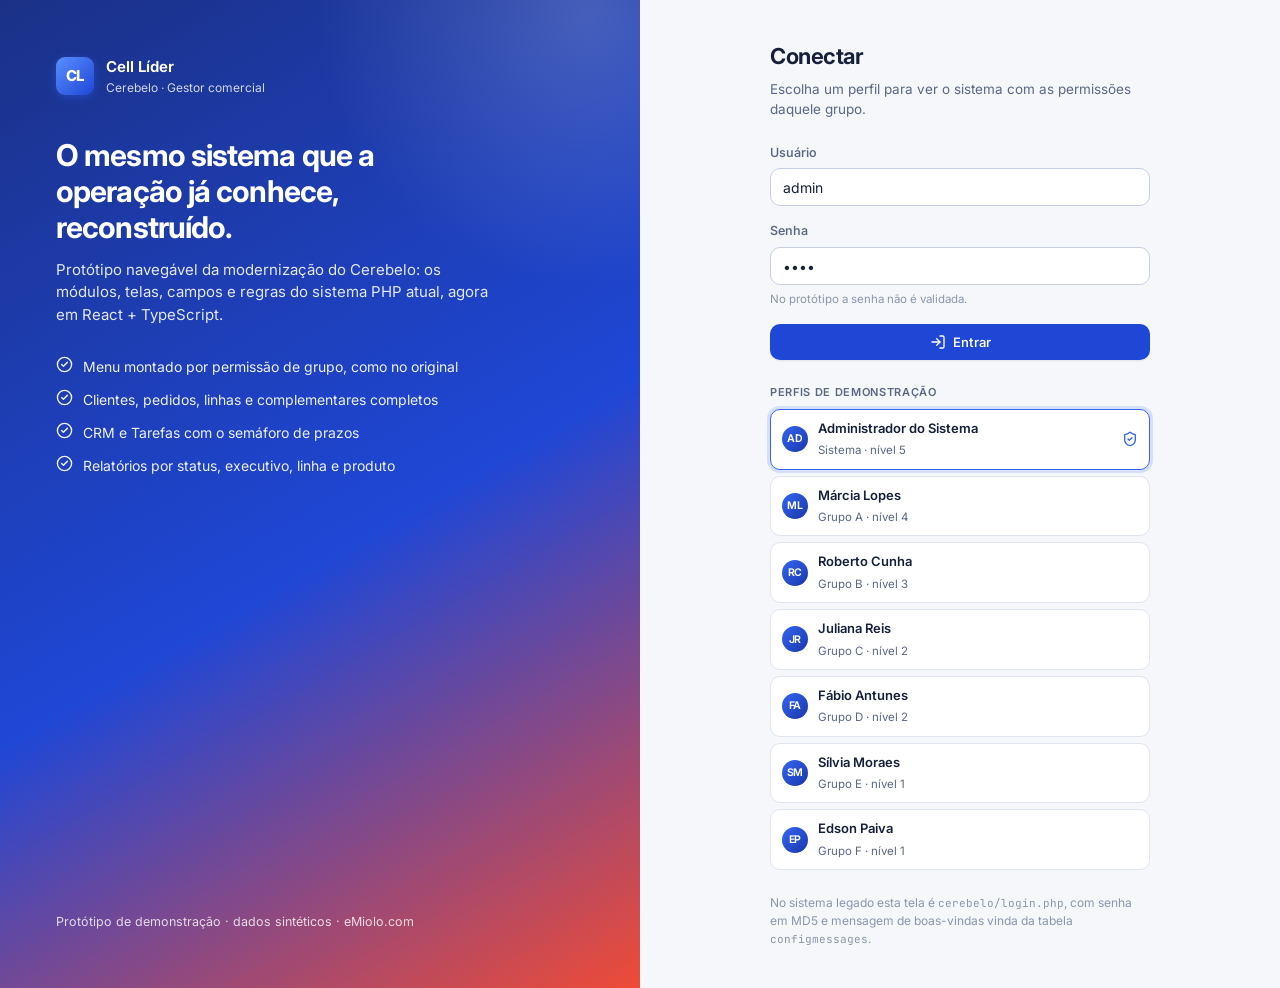
<file: index.html>
<!doctype html>
<html lang="pt-BR">
  <head>
    <meta charset="UTF-8" />
    <link rel="icon" type="image/svg+xml" href="./favicon.svg" />
    <meta name="viewport" content="width=device-width, initial-scale=1.0" />
    <meta name="robots" content="noindex, nofollow" />
    <meta name="description" content="Protótipo navegável da modernização do sistema Cerebelo — Cell Líder." />
    <title>Cell Líder · Cerebelo</title>
    <script type="module" crossorigin src="./assets/index-DKiUN_gI.js"></script>
    <link rel="stylesheet" crossorigin href="./assets/index-B6i9reEL.css">
  </head>
  <body>
    <div id="root"></div>
  </body>
</html>
</file>
<file: assets/index-B6i9reEL.css>
@import "https://fonts.googleapis.com/css2?family=Inter:wght@400;500;600;700&family=JetBrains+Mono:wght@400;500&display=swap";:root{--brand-50:#eef4ff;--brand-100:#d9e6ff;--brand-200:#bcd3ff;--brand-300:#8eb6ff;--brand-400:#598eff;--brand-500:#3366f2;--brand-600:#1f47d6;--brand-700:#1a37ab;--brand-800:#1b3187;--brand-900:#1c2e6b;--accent-400:#f97362;--accent-500:#ef4b36;--accent-600:#d6331f;--bg:#f5f7fb;--bg-elevated:#fff;--bg-sunken:#eceff6;--bg-hover:#f2f5fa;--surface-nav:#101a33;--surface-nav-hover:#1b2947;--surface-nav-active:#24365e;--border:#dfe4ee;--border-strong:#c6cee0;--text:#16203a;--text-muted:#5b6784;--text-subtle:#8b96ad;--text-invert:#fff;--text-nav:#b4c0dd;--ok-bg:#e6f7ee;--ok-fg:#0f7a45;--ok-bd:#b5e6cd;--warn-bg:#fff6e0;--warn-fg:#9a6400;--warn-bd:#f6dfa8;--danger-bg:#ffecec;--danger-fg:#b32020;--danger-bd:#f6c3c3;--info-bg:#e9f0ff;--info-fg:#1f47d6;--info-bd:#c3d5fb;--neutral-bg:#eef0f5;--neutral-fg:#55607a;--neutral-bd:#d9dee9;--r-sm:6px;--r-md:10px;--r-lg:14px;--r-xl:20px;--r-full:999px;--shadow-sm:0 1px 2px #101a330f, 0 1px 3px #101a330a;--shadow-md:0 4px 12px #101a3314, 0 2px 4px #101a330a;--shadow-lg:0 16px 40px #101a3324, 0 4px 12px #101a330f;--font:"Inter", -apple-system, BlinkMacSystemFont, "Segoe UI", sans-serif;--mono:"JetBrains Mono", ui-monospace, SFMono-Regular, monospace;--nav-w:268px;--nav-w-collapsed:72px;--topbar-h:60px;--t-fast:.12s cubic-bezier(.4, 0, .2, 1);--t-base:.2s cubic-bezier(.4, 0, .2, 1)}[data-theme=dark]{--bg:#0d1220;--bg-elevated:#151c2e;--bg-sunken:#0a0f1a;--bg-hover:#1c2438;--surface-nav:#0a0f1c;--surface-nav-hover:#161f36;--surface-nav-active:#21304f;--border:#26304a;--border-strong:#35415f;--text:#e8ecf6;--text-muted:#9aa6c0;--text-subtle:#6d7994;--text-nav:#97a5c6;--ok-bg:#0f2b1e;--ok-fg:#4ddc95;--ok-bd:#1d4a34;--warn-bg:#2e2413;--warn-fg:#f5c34d;--warn-bd:#4d3d1b;--danger-bg:#2f1719;--danger-fg:#ff8080;--danger-bd:#53272a;--info-bg:#14203f;--info-fg:#7ea6ff;--info-bd:#27386a;--neutral-bg:#1c2338;--neutral-fg:#9aa6c0;--neutral-bd:#2c3550;--shadow-sm:0 1px 2px #0006;--shadow-md:0 4px 12px #00000073;--shadow-lg:0 16px 40px #0000008c}*,:before,:after{box-sizing:border-box}html,body,#root{height:100%}body{font-family:var(--font);color:var(--text);background:var(--bg);-webkit-font-smoothing:antialiased;text-rendering:optimizelegibility;margin:0;font-size:14px;line-height:1.5}h1,h2,h3,h4,h5,p,figure{margin:0}button{font:inherit;color:inherit}a{color:inherit;text-decoration:none}input,select,textarea{font:inherit;color:inherit}table{border-collapse:collapse;width:100%}::-webkit-scrollbar{width:10px;height:10px}::-webkit-scrollbar-track{background:0 0}::-webkit-scrollbar-thumb{background:var(--border-strong);border-radius:var(--r-full);background-clip:content-box;border:3px solid #0000}::-webkit-scrollbar-thumb:hover{background:var(--text-subtle);background-clip:content-box}:focus-visible{outline:2px solid var(--brand-500);outline-offset:2px;border-radius:var(--r-sm)}.stack{flex-direction:column;display:flex}.row{align-items:center;display:flex}.gap-1{gap:4px}.gap-2{gap:8px}.gap-3{gap:12px}.gap-4{gap:16px}.gap-5{gap:24px}.gap-6{gap:32px}.grow{flex:1}.muted{color:var(--text-muted)}.subtle{color:var(--text-subtle)}.mono{font-family:var(--mono);font-size:.92em}.nowrap{white-space:nowrap}.right{text-align:right}.center{text-align:center}.cap{text-transform:uppercase;letter-spacing:.06em;font-size:11px;font-weight:600}.card{background:var(--bg-elevated);border:1px solid var(--border);border-radius:var(--r-lg);box-shadow:var(--shadow-sm)}.card-head{border-bottom:1px solid var(--border);align-items:center;gap:12px;padding:16px 20px;display:flex}.card-head h3{font-size:15px;font-weight:600}.card-body{padding:20px}.card-body.flush{padding:0}.btn{border-radius:var(--r-md);cursor:pointer;white-space:nowrap;height:36px;transition:background var(--t-fast), border-color var(--t-fast), color var(--t-fast), transform var(--t-fast);background:0 0;border:1px solid #0000;justify-content:center;align-items:center;gap:7px;padding:0 14px;font-size:13px;font-weight:550;display:inline-flex}.btn:active{transform:translateY(1px)}.btn:disabled{opacity:.5;cursor:not-allowed}.btn svg{flex:none;width:16px;height:16px}.btn-primary{background:var(--brand-600);color:#fff;box-shadow:var(--shadow-sm)}.btn-primary:hover:not(:disabled){background:var(--brand-700)}.btn-secondary{background:var(--bg-elevated);border-color:var(--border-strong);color:var(--text)}.btn-secondary:hover:not(:disabled){background:var(--bg-hover);border-color:var(--text-subtle)}.btn-ghost{color:var(--text-muted)}.btn-ghost:hover:not(:disabled){background:var(--bg-hover);color:var(--text)}.btn-danger{background:var(--danger-fg);color:#fff}.btn-danger:hover:not(:disabled){filter:brightness(.92)}.btn-sm{border-radius:var(--r-sm);height:30px;padding:0 10px;font-size:12.5px}.btn-icon{border-radius:var(--r-sm);width:32px;height:32px;padding:0}.btn-block{width:100%}.field{flex-direction:column;gap:6px;min-width:0;display:flex}.field>label{color:var(--text-muted);font-size:12.5px;font-weight:550}.field .req{color:var(--danger-fg);margin-left:2px}.field .hint{color:var(--text-subtle);font-size:11.5px}.input,.select,.textarea{background:var(--bg-elevated);border:1px solid var(--border-strong);border-radius:var(--r-md);width:100%;height:38px;transition:border-color var(--t-fast), box-shadow var(--t-fast);padding:0 12px}.textarea{resize:vertical;height:auto;min-height:90px;padding:10px 12px;line-height:1.55}.input:hover,.select:hover,.textarea:hover{border-color:var(--text-subtle)}.input:focus,.select:focus,.textarea:focus{border-color:var(--brand-500);box-shadow:0 0 0 3px color-mix(in srgb, var(--brand-500) 18%, transparent);outline:none}.input:disabled,.select:disabled,.textarea:disabled{background:var(--bg-sunken);color:var(--text-subtle);cursor:not-allowed}.select{appearance:none;cursor:pointer;background-image:url("data:image/svg+xml,%3Csvg xmlns='http://www.w3.org/2000/svg' viewBox='0 0 24 24' fill='none' stroke='%235b6784' stroke-width='2.2' stroke-linecap='round'%3E%3Cpath d='M6 9l6 6 6-6'/%3E%3C/svg%3E");background-position:right 10px center;background-repeat:no-repeat;background-size:15px;padding-right:32px}.check{cursor:pointer;-webkit-user-select:none;user-select:none;align-items:center;gap:8px;font-size:13px;display:inline-flex}.check input{width:16px;height:16px;accent-color:var(--brand-600);cursor:pointer}.form-grid{grid-template-columns:repeat(12,1fr);gap:16px 18px;display:grid}.c-2{grid-column:span 2}.c-3{grid-column:span 3}.c-4{grid-column:span 4}.c-5{grid-column:span 5}.c-6{grid-column:span 6}.c-8{grid-column:span 8}.c-9{grid-column:span 9}.c-12{grid-column:span 12}@media (width<=1100px){.form-grid>*{grid-column:span 6!important}}@media (width<=720px){.form-grid>*{grid-column:span 12!important}}.fieldset{border:0;margin:0 0 28px;padding:0}.fieldset>legend{text-transform:uppercase;letter-spacing:.07em;color:var(--brand-600);border-bottom:1px solid var(--border);width:100%;margin-bottom:18px;padding:0 0 12px;font-size:12px;font-weight:650}[data-theme=dark] .fieldset>legend{color:var(--brand-300)}.badge{border-radius:var(--r-full);white-space:nowrap;border:1px solid #0000;align-items:center;gap:5px;height:22px;padding:2px 9px;font-size:11.5px;font-weight:600;display:inline-flex}.badge-ok{background:var(--ok-bg);color:var(--ok-fg);border-color:var(--ok-bd)}.badge-warn{background:var(--warn-bg);color:var(--warn-fg);border-color:var(--warn-bd)}.badge-danger{background:var(--danger-bg);color:var(--danger-fg);border-color:var(--danger-bd)}.badge-info{background:var(--info-bg);color:var(--info-fg);border-color:var(--info-bd)}.badge-neutral{background:var(--neutral-bg);color:var(--neutral-fg);border-color:var(--neutral-bd)}.badge .dot{background:currentColor;border-radius:50%;width:6px;height:6px}.table-wrap{overflow-x:auto}table.data{font-size:13px}table.data thead th{z-index:1;background:var(--bg-sunken);text-align:left;text-transform:uppercase;letter-spacing:.05em;color:var(--text-muted);border-bottom:1px solid var(--border);white-space:nowrap;padding:10px 14px;font-size:11.5px;font-weight:650;position:sticky;top:0}table.data thead th.sortable{cursor:pointer;-webkit-user-select:none;user-select:none}table.data thead th.sortable:hover{color:var(--text)}table.data tbody td{border-bottom:1px solid var(--border);vertical-align:middle;padding:11px 14px}table.data tbody tr{transition:background var(--t-fast)}table.data tbody tr:hover{background:var(--bg-hover)}table.data tbody tr:last-child td{border-bottom:0}table.data .num{text-align:right;font-variant-numeric:tabular-nums;font-family:var(--mono);font-size:12.5px}table.data .actions{text-align:right;white-space:nowrap}table.data .actions .btn-icon{color:var(--text-subtle)}table.data .actions .btn-icon:hover{color:var(--brand-600);background:var(--bg-sunken)}.toolbar{border-bottom:1px solid var(--border);flex-wrap:wrap;align-items:center;gap:10px;padding:14px 20px;display:flex}.search{flex:1;min-width:200px;max-width:360px;position:relative}.search svg{width:16px;height:16px;color:var(--text-subtle);pointer-events:none;position:absolute;top:50%;left:11px;transform:translateY(-50%)}.search .input{padding-left:34px}.pagination{border-top:1px solid var(--border);color:var(--text-muted);flex-wrap:wrap;justify-content:space-between;align-items:center;gap:12px;padding:12px 20px;font-size:12.5px;display:flex}.pagination .pages{align-items:center;gap:4px;display:flex}.page-btn{border-radius:var(--r-sm);cursor:pointer;min-width:30px;height:30px;color:var(--text-muted);background:0 0;border:1px solid #0000;padding:0 8px;font-size:12.5px;font-weight:550}.page-btn:hover:not(:disabled){background:var(--bg-hover);color:var(--text)}.page-btn.active{background:var(--brand-600);border-color:var(--brand-600);color:#fff}.page-btn:disabled{opacity:.4;cursor:not-allowed}.empty{text-align:center;color:var(--text-muted);flex-direction:column;align-items:center;gap:10px;padding:56px 24px;display:flex}.empty svg{width:36px;height:36px;color:var(--text-subtle)}.empty strong{color:var(--text);font-size:14.5px;font-weight:600}.empty p{max-width:380px;font-size:13px}.alert{border-radius:var(--r-md);border:1px solid;gap:11px;padding:12px 14px;font-size:13px;line-height:1.5;display:flex}.alert svg{flex:none;width:17px;height:17px;margin-top:1px}.alert-info{background:var(--info-bg);color:var(--info-fg);border-color:var(--info-bd)}.alert-ok{background:var(--ok-bg);color:var(--ok-fg);border-color:var(--ok-bd)}.alert-warn{background:var(--warn-bg);color:var(--warn-fg);border-color:var(--warn-bd)}.alert-danger{background:var(--danger-bg);color:var(--danger-fg);border-color:var(--danger-bd)}.skeleton{background:linear-gradient(90deg, var(--bg-sunken) 25%, var(--bg-hover) 50%, var(--bg-sunken) 75%);border-radius:var(--r-sm);background-size:200% 100%;animation:1.4s infinite shimmer}@keyframes shimmer{to{background-position:-200% 0}}.tabs{border-bottom:1px solid var(--border);gap:2px;display:flex;overflow-x:auto}.tab{color:var(--text-muted);cursor:pointer;white-space:nowrap;transition:color var(--t-fast), border-color var(--t-fast);background:0 0;border:0;border-bottom:2px solid #0000;padding:11px 15px;font-size:13px;font-weight:550}.tab:hover{color:var(--text)}.tab.active{color:var(--brand-600);border-bottom-color:var(--brand-600)}[data-theme=dark] .tab.active{color:var(--brand-300);border-bottom-color:var(--brand-400)}.tab .count{border-radius:var(--r-full);background:var(--neutral-bg);color:var(--neutral-fg);margin-left:7px;padding:1px 6px;font-size:11px;font-weight:600}.modal-backdrop{z-index:100;-webkit-backdrop-filter:blur(3px);backdrop-filter:blur(3px);animation:fade var(--t-base);background:#0a0f1c8c;justify-content:center;align-items:center;padding:24px;display:flex;position:fixed;inset:0}@keyframes fade{0%{opacity:0}}.modal{background:var(--bg-elevated);border:1px solid var(--border);border-radius:var(--r-lg);box-shadow:var(--shadow-lg);width:100%;max-height:88vh;animation:pop var(--t-base);flex-direction:column;display:flex}@keyframes pop{0%{opacity:0;transform:translateY(8px)scale(.985)}}.modal-head{border-bottom:1px solid var(--border);align-items:center;gap:12px;padding:16px 20px;display:flex}.modal-head h3{font-size:15.5px;font-weight:600}.modal-body{padding:20px;overflow-y:auto}.modal-foot{border-top:1px solid var(--border);justify-content:flex-end;gap:10px;padding:14px 20px;display:flex}.toasts{z-index:200;flex-direction:column;gap:10px;display:flex;position:fixed;bottom:20px;right:20px}.toast{background:var(--bg-elevated);border:1px solid var(--border);border-left:3px solid var(--brand-500);border-radius:var(--r-md);min-width:280px;max-width:400px;box-shadow:var(--shadow-lg);animation:slide var(--t-base);align-items:flex-start;gap:10px;padding:12px 14px;font-size:13px;display:flex}@keyframes slide{0%{opacity:0;transform:translate(16px)}}.toast.ok{border-left-color:var(--ok-fg)}.toast.warn{border-left-color:var(--warn-fg)}.toast.danger{border-left-color:var(--danger-fg)}.toast svg{flex:none;width:17px;height:17px;margin-top:1px}.kpi-grid{grid-template-columns:repeat(auto-fit,minmax(190px,1fr));gap:16px;display:grid}.kpi{background:var(--bg-elevated);border:1px solid var(--border);border-radius:var(--r-lg);box-shadow:var(--shadow-sm);transition:box-shadow var(--t-base), transform var(--t-base);flex-direction:column;gap:6px;padding:16px 18px;display:flex}.kpi:hover{box-shadow:var(--shadow-md);transform:translateY(-1px)}.kpi .label{color:var(--text-muted);font-size:12px;font-weight:550}.kpi .value{letter-spacing:-.02em;font-variant-numeric:tabular-nums;font-size:26px;font-weight:680}.kpi .foot{color:var(--text-subtle);align-items:center;gap:5px;font-size:12px;display:flex}.kpi .foot.up{color:var(--ok-fg)}.kpi .foot.down{color:var(--danger-fg)}.dl{grid-template-columns:repeat(auto-fit,minmax(230px,1fr));gap:16px 24px;display:grid}.dl>div{flex-direction:column;gap:3px;min-width:0;display:flex}.dl dt{text-transform:uppercase;letter-spacing:.05em;color:var(--text-subtle);font-size:11.5px;font-weight:600}.dl dd{word-break:break-word;margin:0;font-size:13.5px}.dl dd:empty:after{content:"—";color:var(--text-subtle)}.sema{border-radius:var(--r-sm);border:1px solid var(--border);display:inline-flex;overflow:hidden}.sema span{text-align:center;font-variant-numeric:tabular-nums;min-width:24px;padding:1px 6px;font-size:10.5px;font-weight:650}.sema .atrasada{color:#fff;background:#e5484d}.sema .prazo{color:#4a3600;background:#ffc53d}.sema .futura{background:var(--bg-elevated);color:var(--text-muted)}.sema .semciente{color:#fff;background:#8b96ad}.sema .encerrada{color:#fff;background:#2f9e58}.shell{min-height:100vh;display:flex}.nav{width:var(--nav-w);background:var(--surface-nav);color:var(--text-nav);height:100vh;transition:width var(--t-base);z-index:20;flex-direction:column;flex:none;display:flex;position:sticky;top:0}.nav.collapsed{width:var(--nav-w-collapsed)}.nav-brand{height:var(--topbar-h);border-bottom:1px solid #ffffff12;flex:none;align-items:center;gap:11px;padding:0 18px;display:flex;overflow:hidden}.nav-logo{background:linear-gradient(135deg, var(--brand-400), var(--brand-600));color:#fff;letter-spacing:-.04em;border-radius:9px;flex:none;place-items:center;width:32px;height:32px;font-size:14px;font-weight:800;display:grid;box-shadow:0 2px 8px #3366f266}.nav-brand .name{color:#fff;white-space:nowrap;font-size:14.5px;font-weight:650;line-height:1.15}.nav-brand .sub{color:var(--text-nav);white-space:nowrap;font-size:11px}.nav-scroll{flex:1;padding:12px 10px 20px;overflow:hidden auto}.nav-scroll::-webkit-scrollbar-thumb{background:#ffffff24 padding-box content-box}.nav-group{margin-bottom:4px}.nav-group-title{border-radius:var(--r-md);width:100%;color:var(--text-nav);text-transform:uppercase;letter-spacing:.05em;cursor:pointer;text-align:left;transition:background var(--t-fast), color var(--t-fast);background:0 0;border:0;align-items:center;gap:9px;padding:8px 10px;font-size:12px;font-weight:600;display:flex}.nav-group-title:hover{background:var(--surface-nav-hover);color:#fff}.nav-group-title.active{background:var(--surface-nav-active);color:#fff}.nav-group-title svg{flex:none;width:16px;height:16px}.nav-group-title .chev{width:14px;height:14px;transition:transform var(--t-fast);margin-left:auto}.nav-group-title .chev.open{transform:rotate(90deg)}.nav-item{border-radius:var(--r-md);color:var(--text-nav);transition:background var(--t-fast), color var(--t-fast);white-space:nowrap;text-overflow:ellipsis;align-items:center;gap:9px;padding:7px 10px 7px 35px;font-size:13px;display:flex;overflow:hidden}.nav-item:hover{background:var(--surface-nav-hover);color:#fff}.nav-item.active{background:var(--surface-nav-active);color:#fff;font-weight:550}.nav-item .badge-nav{border-radius:var(--r-full);background:var(--accent-500);color:#fff;place-items:center;height:18px;margin-left:auto;padding:0 6px;font-size:10.5px;font-weight:700;display:inline-grid}.nav.collapsed .nav-brand .name,.nav.collapsed .nav-brand .sub,.nav.collapsed .nav-group-title span,.nav.collapsed .nav-group-title .chev,.nav.collapsed .nav-foot .who,.nav.collapsed .nav-item{display:none}.nav.collapsed .nav-group-title{justify-content:center;padding:10px}.nav-foot{border-top:1px solid #ffffff12;flex:none;align-items:center;gap:10px;padding:12px 10px;display:flex}.nav-foot .who{min-width:0}.nav-foot .who strong{color:#fff;white-space:nowrap;text-overflow:ellipsis;font-size:12.5px;font-weight:600;display:block;overflow:hidden}.nav-foot .who span{font-size:11px}.avatar{background:linear-gradient(135deg, var(--brand-500), var(--brand-700));color:#fff;letter-spacing:-.01em;border-radius:50%;flex:none;place-items:center;width:32px;height:32px;font-size:12px;font-weight:650;display:grid}.avatar.sm{width:26px;height:26px;font-size:10.5px}.main{flex-direction:column;flex:1;min-width:0;display:flex}.topbar{height:var(--topbar-h);background:var(--bg-elevated);border-bottom:1px solid var(--border);z-index:15;flex:none;align-items:center;gap:12px;padding:0 24px;display:flex;position:sticky;top:0}.topbar .crumbs{color:var(--text-muted);align-items:center;gap:6px;min-width:0;font-size:13px;display:flex}.topbar .crumbs .sep{color:var(--text-subtle)}.topbar .crumbs strong{color:var(--text);font-weight:600}.topbar .legacy{font-family:var(--mono);color:var(--text-subtle);background:var(--bg-sunken);border:1px solid var(--border);border-radius:var(--r-sm);white-space:nowrap;padding:2px 7px;font-size:11px}.content{flex:1;width:100%;max-width:1560px;padding:24px}@media (width<=720px){.content{padding:16px}.topbar{padding:0 16px}}.page-head{flex-wrap:wrap;align-items:flex-start;gap:16px;margin-bottom:20px;display:flex}.page-head h1{letter-spacing:-.02em;font-size:22px;font-weight:680}.page-head p{color:var(--text-muted);max-width:720px;margin-top:4px;font-size:13.5px}.page-head .acts{flex-wrap:wrap;gap:10px;margin-left:auto;display:flex}.menu-pop{background:var(--bg-elevated);border:1px solid var(--border);border-radius:var(--r-md);min-width:250px;box-shadow:var(--shadow-lg);z-index:60;padding:6px;position:absolute;top:calc(100% + 8px);right:0}.menu-pop .item{border-radius:var(--r-sm);cursor:pointer;text-align:left;background:0 0;border:0;align-items:center;gap:9px;width:100%;padding:8px 10px;font-size:13px;display:flex}.menu-pop .item:hover{background:var(--bg-hover)}.menu-pop .item svg{width:15px;height:15px;color:var(--text-subtle)}.menu-pop .sep{background:var(--border);height:1px;margin:6px 4px}.menu-pop .head{text-transform:uppercase;letter-spacing:.06em;color:var(--text-subtle);padding:8px 10px 6px;font-size:11px;font-weight:650}.login-wrap{background:var(--bg);grid-template-columns:1fr 1fr;min-height:100vh;display:grid}@media (width<=900px){.login-wrap{grid-template-columns:1fr}.login-art{display:none!important}}.login-art{background:linear-gradient(150deg, var(--brand-800), var(--brand-600) 55%, var(--accent-500));color:#fff;flex-direction:column;justify-content:space-between;padding:56px;display:flex;position:relative;overflow:hidden}.login-art:after{content:"";background:radial-gradient(circle,#ffffff2e,#0000 62%);width:620px;height:620px;position:absolute;inset:-30% -40% auto auto}.login-art h2{letter-spacing:-.03em;max-width:440px;font-size:30px;font-weight:700;line-height:1.2}.login-art p{opacity:.88;max-width:440px;margin-top:14px;font-size:15px}.login-art .feat{flex-direction:column;gap:12px;margin-top:30px;display:flex;position:relative}.login-art .feat div{opacity:.92;align-items:flex-start;gap:10px;font-size:14px;display:flex}.login-form{place-items:center;padding:40px 24px;display:grid}.login-box{width:100%;max-width:380px}.login-box h1{letter-spacing:-.02em;margin-bottom:6px;font-size:22px;font-weight:680}.perfil-lista{flex-direction:column;gap:6px;display:flex}.perfil{border-radius:var(--r-md);border:1px solid var(--border);background:var(--bg-elevated);cursor:pointer;text-align:left;width:100%;transition:border-color var(--t-fast), background var(--t-fast);align-items:center;gap:10px;padding:9px 11px;display:flex}.perfil:hover{border-color:var(--brand-400);background:var(--bg-hover)}.perfil.sel{border-color:var(--brand-500);box-shadow:0 0 0 3px color-mix(in srgb, var(--brand-500) 16%, transparent)}.perfil .info{flex:1;min-width:0}.perfil .info strong{font-size:13px;font-weight:600;display:block}.perfil .info span{color:var(--text-muted);font-size:11.5px}.grid-2{grid-template-columns:1fr 1fr;gap:16px;display:grid}.grid-3{grid-template-columns:repeat(3,1fr);gap:16px;display:grid}.grid-2-1{grid-template-columns:2fr 1fr;gap:16px;display:grid}@media (width<=1100px){.grid-2,.grid-3,.grid-2-1{grid-template-columns:1fr}}.timeline{flex-direction:column;gap:0;display:flex}.timeline .ev{gap:12px;padding-bottom:18px;display:flex;position:relative}.timeline .ev:last-child{padding-bottom:0}.timeline .ev:before{content:"";background:var(--border);width:2px;position:absolute;top:28px;bottom:0;left:12px}.timeline .ev:last-child:before{display:none}.timeline .ev .dot{background:var(--bg-sunken);border:1px solid var(--border);width:26px;height:26px;color:var(--text-muted);z-index:1;border-radius:50%;flex:none;place-items:center;display:grid}.timeline .ev .dot svg{width:13px;height:13px}.timeline .ev .txt{flex:1;min-width:0;padding-top:2px}.timeline .ev .txt .meta{color:var(--text-subtle);margin-bottom:3px;font-size:11.5px}.timeline .ev .txt p{font-size:13px}.doc-note{border-radius:var(--r-md);border:1px dashed var(--border-strong);background:var(--bg-sunken);color:var(--text-muted);gap:10px;margin-bottom:18px;padding:11px 13px;font-size:12.5px;line-height:1.55;display:flex}.doc-note svg{width:15px;height:15px;color:var(--brand-500);flex:none;margin-top:2px}.doc-note code{font-family:var(--mono);background:var(--bg-elevated);border:1px solid var(--border);border-radius:4px;padding:1px 5px;font-size:11.5px}.bar{border-radius:var(--r-full);background:var(--bg-sunken);height:6px;overflow:hidden}.bar>span{border-radius:var(--r-full);background:var(--brand-500);height:100%;display:block}
</file>
